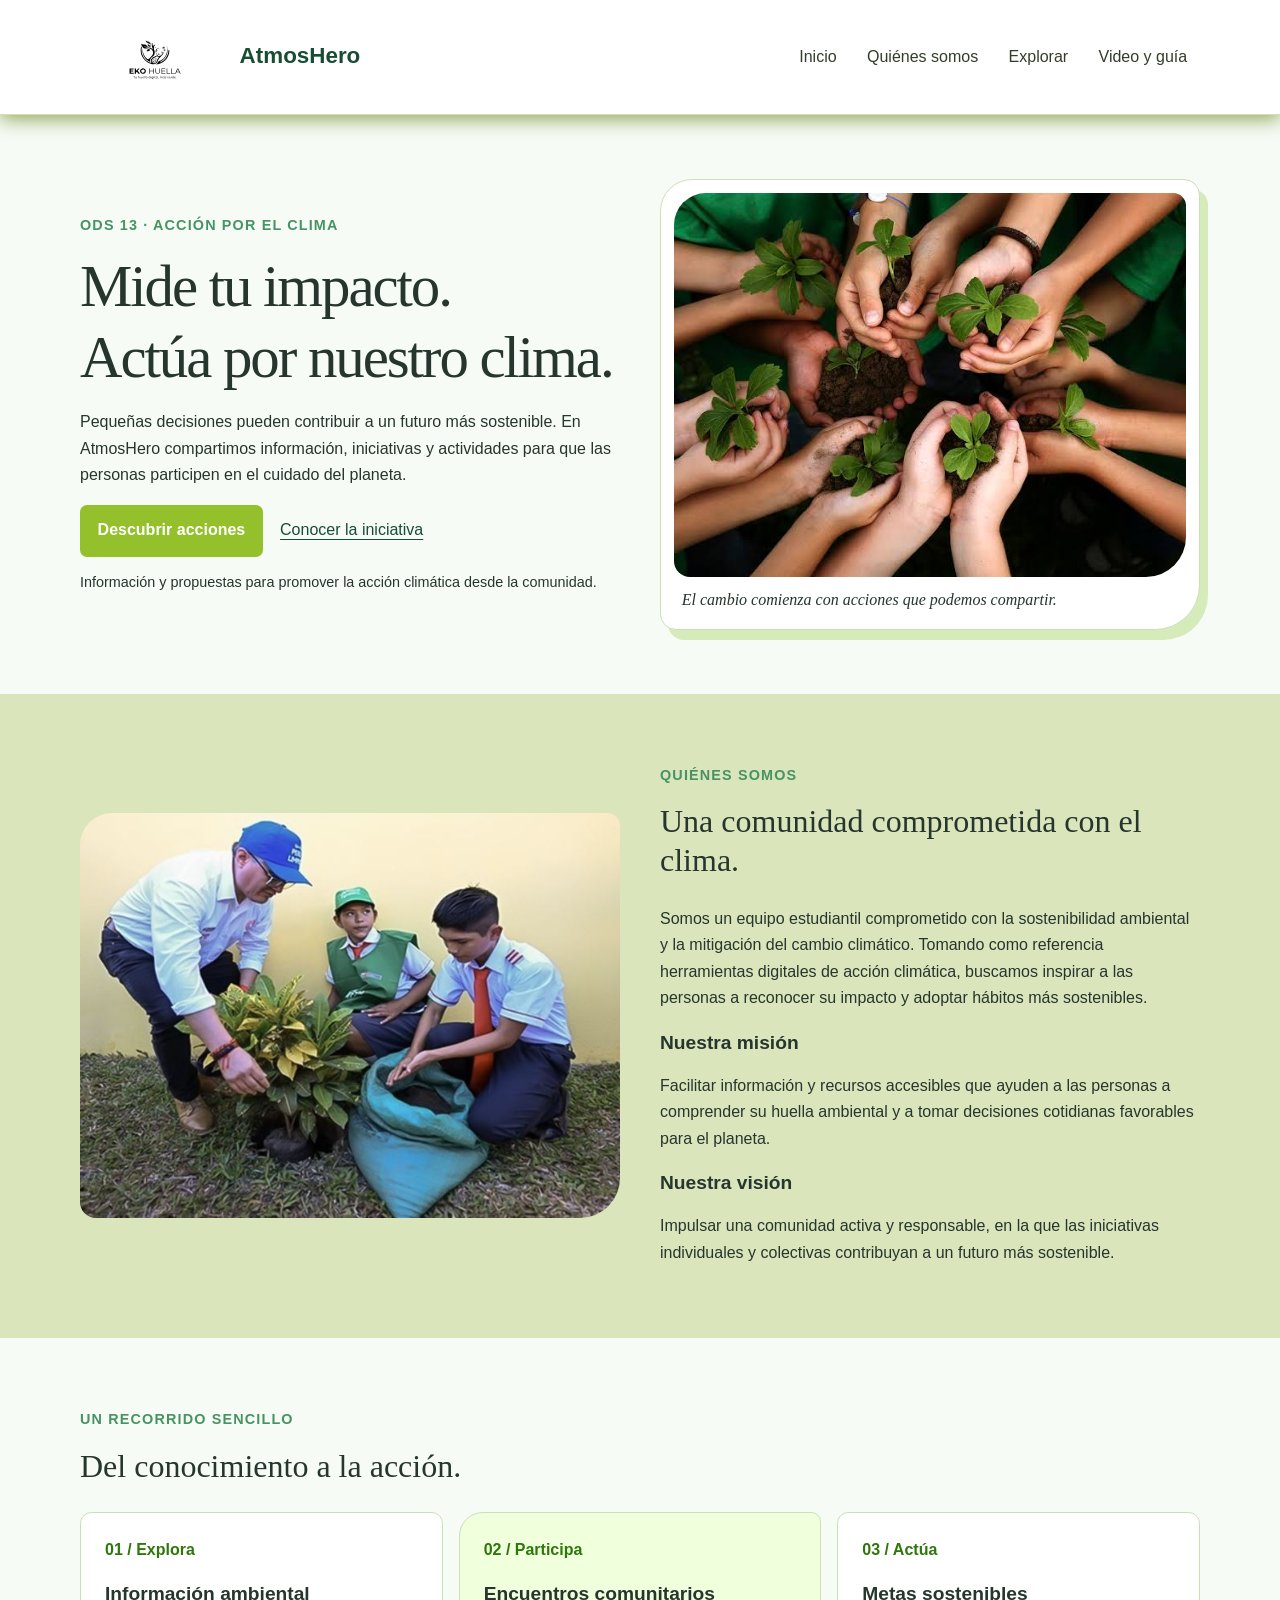
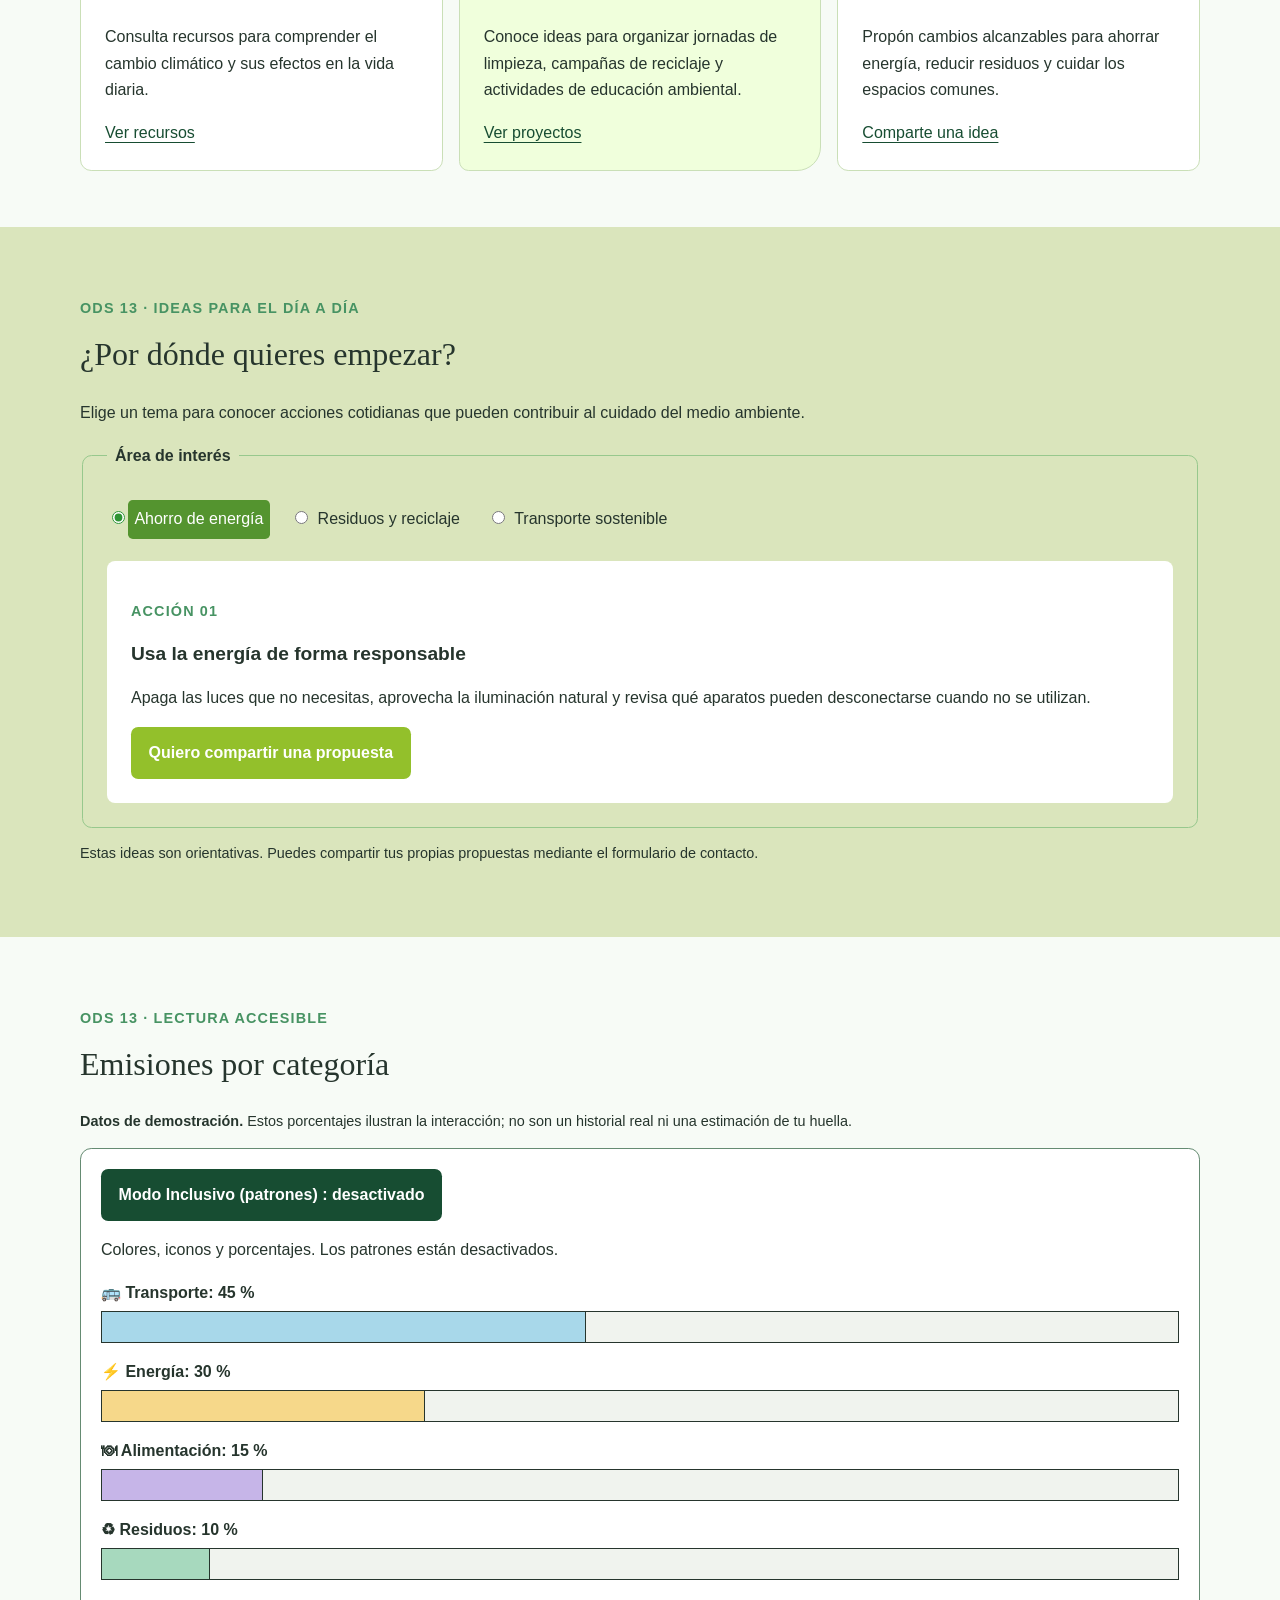
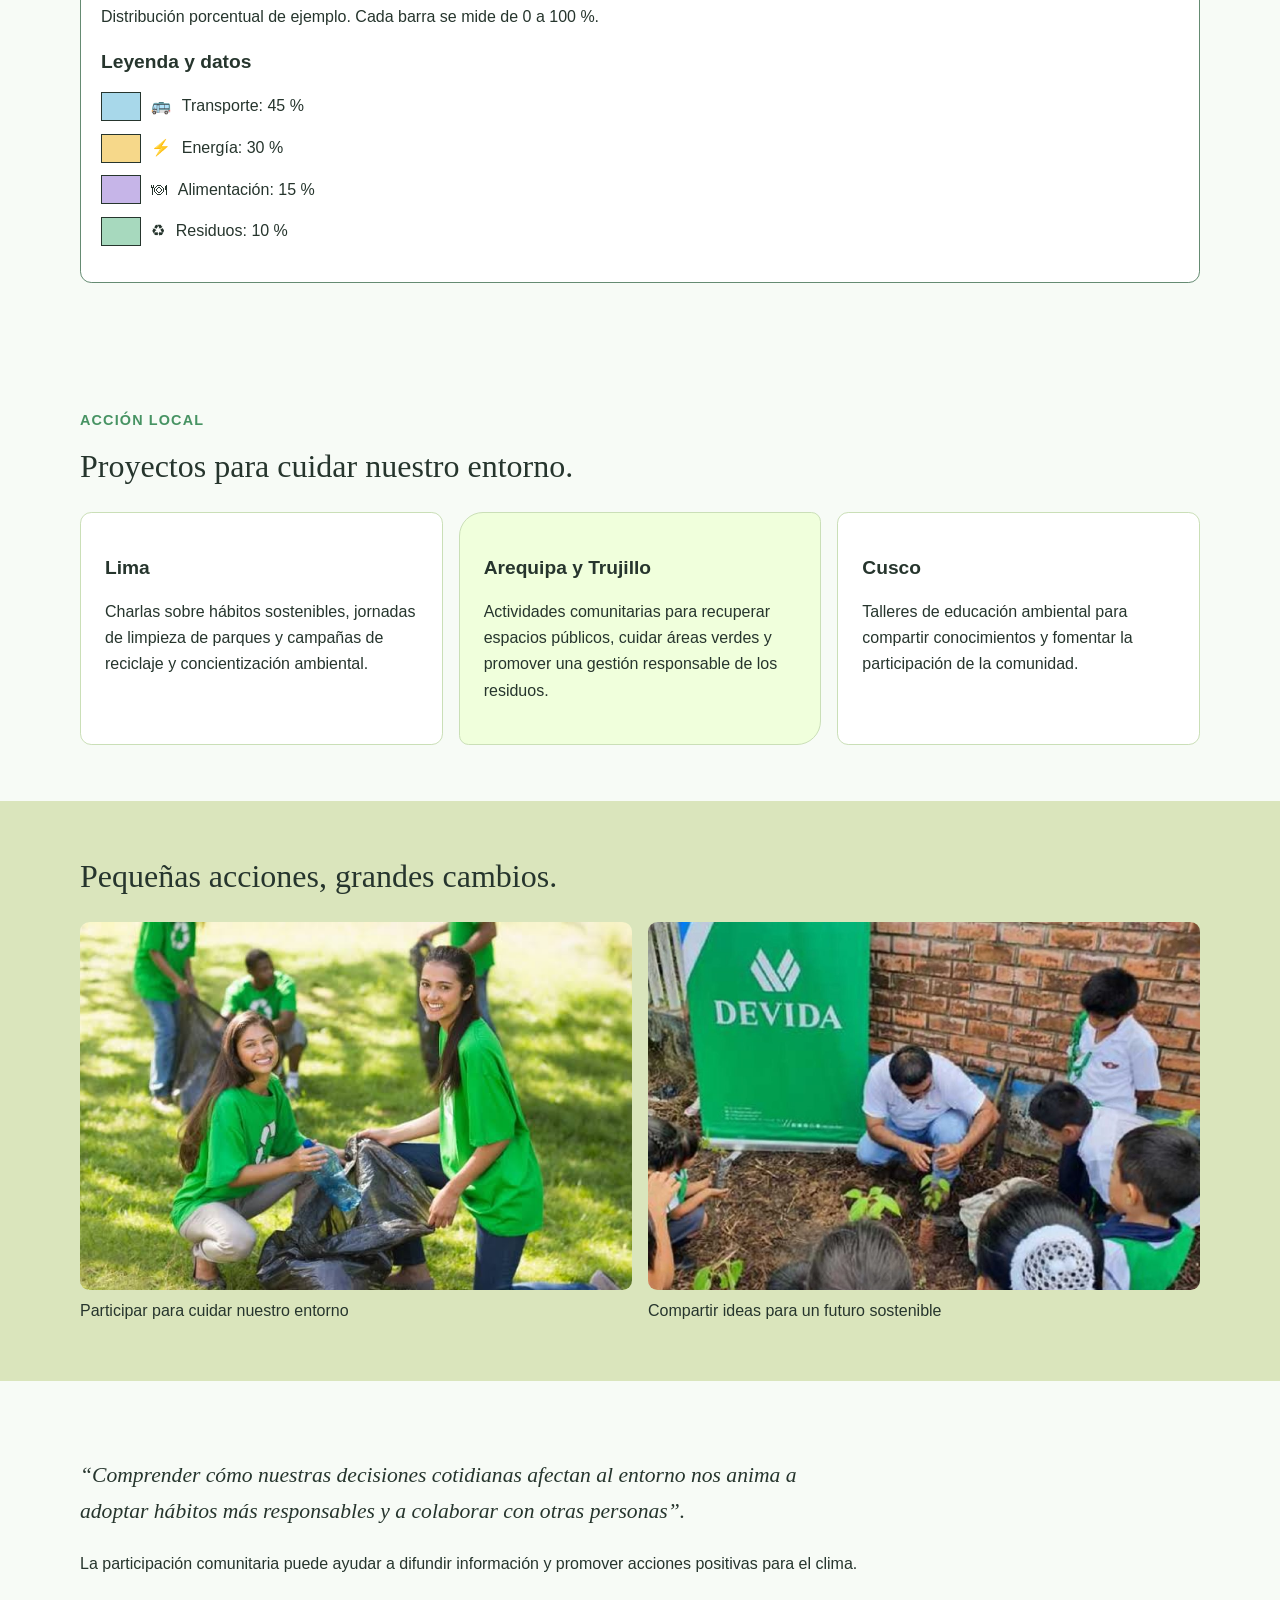
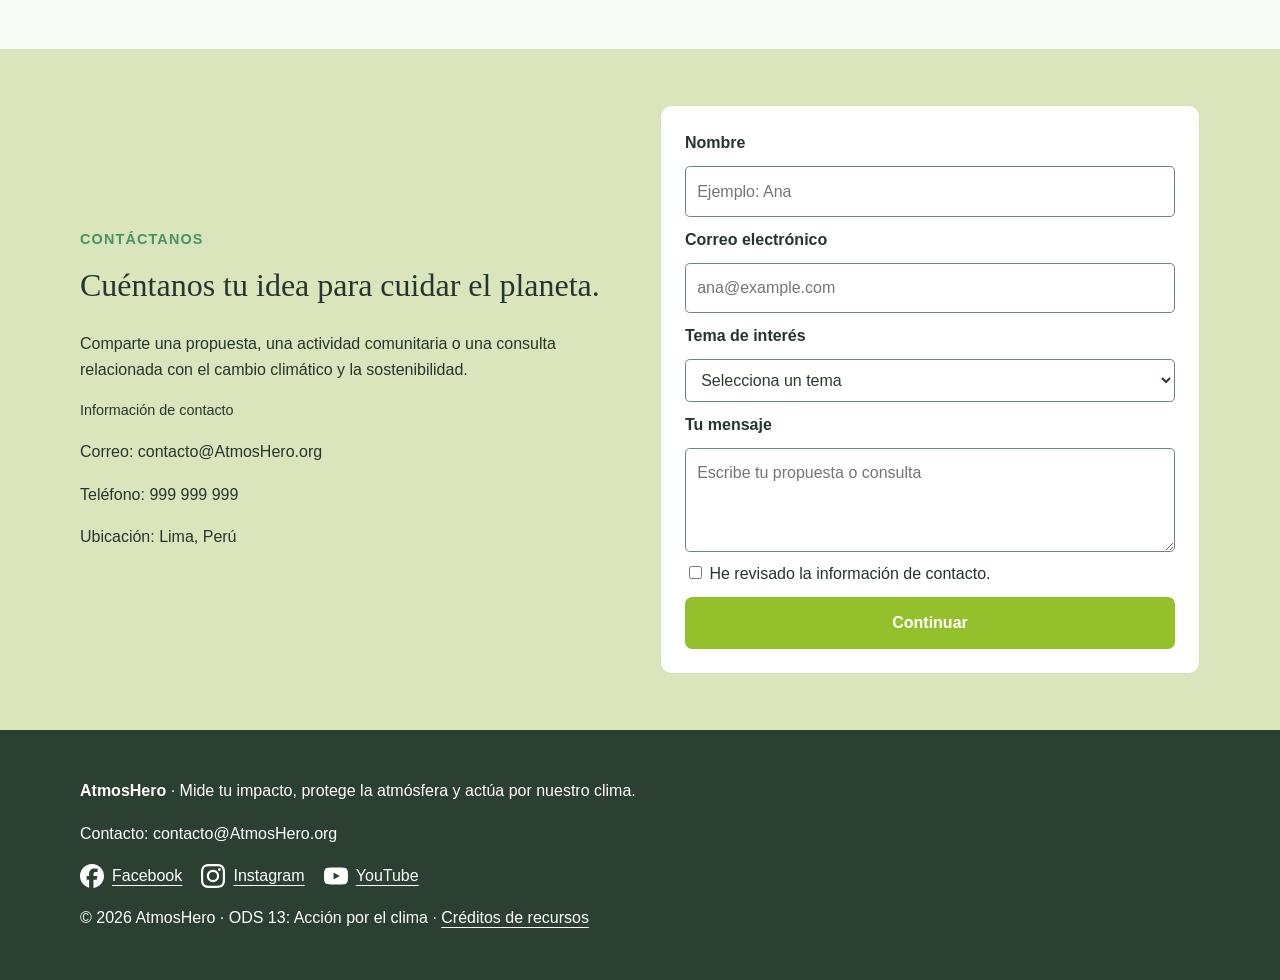
<file: index.html>
<!DOCTYPE html>

<html lang="es">

<head>

  <meta charset="UTF-8">

  <!-- profe ... si lee esto ... considerenos -->

  <meta name="viewport" content="width=device-width, initial-scale=1.0">

  <title>Inicio | AtmosHero</title>

  <!-- :I -->

  <link rel="stylesheet" href="css/estilos.css">

  <link rel="icon" type="image/svg+xml" href="iconos/logo.svg">

  <link rel="stylesheet" href="css/accesibilidad.css">
  <script src="js/menu.js" defer></script>
  <script src="js/grafico-emisiones.js" defer></script>
</head>



<body>

  <a class="saltar" href="#contenido">Saltar al contenido</a>

  <header class="cabecera">

    <div class="contenedor barra">

      <a class="marca" href="#inicio"><img src="iconos/logo.svg" alt="" width="150" height="150">AtmosHero</a>

      <button id="boton-menu" class="hamburguesa" type="button" aria-controls="navegacion" aria-expanded="false" aria-label="Abrir menú" hidden>
        <span aria-hidden="true">☰</span> <span id="texto-menu">Menú</span>
      </button>
      <nav id="navegacion" class="navegacion" aria-label="Navegación principal">

        <ul class="menu">

          <li><a href="#inicio">Inicio</a></li>

          <li><a href="#nosotros">Quiénes somos</a></li>

          <li>

            <details id="resolver" class="desplegable">

              <summary>Explorar</summary>

              <ul class="submenu">

                <li><a href="#servicios">Servicios</a></li>

                <li><a href="#orientador">Acciones ambientales</a></li>

                <li><a href="#contacto">Contáctanos</a></li>

              </ul>

            </details>

          </li>

          <li><a href="recursos.html">Video y guía</a></li>

        </ul>

      </nav>

    </div>

  </header>

  <main id="contenido">

    <section tabindex="-1" id="inicio" class="hero contenedor dos-columnas" aria-labelledby="titulo">

      <div>

        <p class="etiqueta">ODS 13 · Acción por el clima</p>

        <h1 id="titulo">Mide tu impacto.<br>Actúa por nuestro clima.</h1>

        <p>Pequeñas decisiones pueden contribuir a un futuro más sostenible. En AtmosHero compartimos información,
          iniciativas y actividades para que las personas participen en el cuidado del planeta.</p>

        <a class="boton" href="#orientador">Descubrir acciones</a>

        <a class="enlace" href="recursos.html">Conocer la iniciativa</a>

        <p class="nota">Información y propuestas para promover la acción climática desde la comunidad.</p>

      </div>

      <figure class="postal"><img class="foto" src="imagenes/nosotros.jpg"
          alt="Actividad comunitaria relacionada con el cuidado del medio ambiente" width="1000" height="667">

        <figcaption>El cambio comienza con acciones que podemos compartir.</figcaption>

      </figure>

    </section>

    <section tabindex="-1" id="nosotros" class="seccion fondo">

      <div class="contenedor dos-columnas">

        <img class="foto" src="imagenes/grupo3.jpg" alt="Equipo que promueve iniciativas de sostenibilidad ambiental"
          width="1000" height="667" loading="lazy">

        <div>

          <p class="etiqueta">Quiénes somos</p>

          <h2>Una comunidad comprometida con el clima.</h2>

          <p>Somos un equipo estudiantil comprometido con la sostenibilidad ambiental y la mitigación del cambio
            climático. Tomando como referencia herramientas digitales de acción climática, buscamos inspirar a las
            personas a reconocer su impacto y adoptar hábitos más sostenibles.</p>

          <h3>Nuestra misión</h3>

          <p>Facilitar información y recursos accesibles que ayuden a las personas a comprender su huella ambiental y a
            tomar decisiones cotidianas favorables para el planeta.</p>

          <h3>Nuestra visión</h3>

          <p>Impulsar una comunidad activa y responsable, en la que las iniciativas individuales y colectivas
            contribuyan a un futuro más sostenible.</p>

        </div>

      </div>

    </section>

    <section tabindex="-1" id="servicios" class="seccion contenedor">

      <p class="etiqueta">Un recorrido sencillo</p>

      <h2>Del conocimiento a la acción.</h2>

      <div class="tarjetas">

        <article class="tarjeta"><span class="numero">01 / Explora</span>

          <h3>Información ambiental</h3>

          <p>Consulta recursos para comprender el cambio climático y sus efectos en la vida diaria.</p><a
            href="recursos.html">Ver recursos</a>

        </article>

        <article class="tarjeta"><span class="numero">02 / Participa</span>

          <h3>Encuentros comunitarios</h3>

          <p>Conoce ideas para organizar jornadas de limpieza, campañas de reciclaje y actividades de educación
            ambiental.</p><a href="#proyectos">Ver proyectos</a>

        </article>

        <article class="tarjeta"><span class="numero">03 / Actúa</span>

          <h3>Metas sostenibles</h3>

          <p>Propón cambios alcanzables para ahorrar energía, reducir residuos y cuidar los espacios comunes.</p><a
            href="#contacto">Comparte una idea</a>

        </article>

      </div>

    </section>

    <section tabindex="-1" id="orientador" class="seccion fondo">

      <div class="contenedor">

        <p class="etiqueta">ODS 13 · Ideas para el día a día</p>

        <h2>¿Por dónde quieres empezar?</h2>

        <p>Elige un tema para conocer acciones cotidianas que pueden contribuir al cuidado del medio ambiente.</p>

        <!---->

        <fieldset class="orientador">

          <legend>Área de interés</legend>

          <input type="radio" name="objeto" id="mochila" checked><label for="mochila">Ahorro de energía</label>

          <input type="radio" name="objeto" id="libreta"><label for="libreta">Residuos y reciclaje</label>

          <input type="radio" name="objeto" id="abrigo"><label for="abrigo">Transporte sostenible</label>

          <div class="resultados">

            <div class="respuesta mochila">

              <p class="etiqueta">Acción 01</p>

              <h3>Usa la energía de forma responsable</h3>

              <p>Apaga las luces que no necesitas, aprovecha la iluminación natural y revisa qué aparatos pueden
                desconectarse cuando no se utilizan.</p>

            </div>

            <div class="respuesta libreta">

              <p class="etiqueta">Acción 02</p>

              <h3>Reduce y separa tus residuos</h3>

              <p>Reutiliza materiales, evita productos desechables cuando sea posible y averigua qué opciones de
                reciclaje existen en tu comunidad.</p>

            </div>

            <div class="respuesta abrigo">

              <p class="etiqueta">Acción 03</p>

              <h3>Considera otras formas de desplazarte</h3>

              <p>Cuando sea viable y seguro, camina, usa bicicleta o transporte público, o comparte viajes para reducir
                los desplazamientos individuales.</p>

            </div>

            <a class="boton" href="#contacto">Quiero compartir una propuesta</a>

          </div>

        </fieldset>

        <p class="nota">Estas ideas son orientativas. Puedes compartir tus propias propuestas mediante el formulario de
          contacto.</p>

      </div>

    </section>

    <!-- Sección nueva: el proyecto original no contiene mediciones reales. -->
    <section id="emisiones" class="seccion contenedor" aria-labelledby="titulo-emisiones">
      <p class="etiqueta">ODS 13 · Lectura accesible</p>
      <h2 id="titulo-emisiones">Emisiones por categoría</h2>
      <p id="nota-emisiones" class="nota"><strong>Datos de demostración.</strong> Estos porcentajes ilustran la interacción; no son un historial real ni una estimación de tu huella.</p>
      <div id="contenedor-grafico-emisiones">
        <button id="btn-modo-inclusivo" class="boton" type="button" aria-pressed="false" aria-controls="grafico-emisiones leyenda-emisiones" hidden>
          <span class="texto-btn">Modo Inclusivo (patrones)</span>
          <span id="estado-modo" aria-hidden="true">: desactivado</span>
        </button>
        <p id="estado-emisiones" role="status">Colores, iconos y porcentajes. Los patrones están desactivados.</p>
        <figure aria-labelledby="titulo-emisiones" aria-describedby="nota-emisiones">
          <!-- El gráfico es decorativo para lectores de pantalla: la lista contiene los mismos datos. -->
          <div id="grafico-emisiones" aria-hidden="true"></div>
          <figcaption>Distribución porcentual de ejemplo. Cada barra se mide de 0 a 100 %.</figcaption>
        </figure>
        <h3>Leyenda y datos</h3>
        <ul id="leyenda-emisiones" class="leyenda-emisiones"></ul>
        <noscript>Activa JavaScript para ver la demostración interactiva y sus datos.</noscript>
      </div>
    </section>

    <section id="proyectos" class="seccion contenedor">

      <p class="etiqueta">Acción local</p>

      <h2>Proyectos para cuidar nuestro entorno.</h2>

      <div class="tarjetas">

        <article class="tarjeta">

          <h3>Lima</h3>

          <p>Charlas sobre hábitos sostenibles, jornadas de limpieza de parques y campañas de reciclaje y
            concientización ambiental.</p>

        </article>

        <article class="tarjeta">

          <h3>Arequipa y Trujillo</h3>

          <p>Actividades comunitarias para recuperar espacios públicos, cuidar áreas verdes y promover una gestión
            responsable de los residuos.</p>

        </article>

        <article class="tarjeta">

          <h3>Cusco</h3>

          <p>Talleres de educación ambiental para compartir conocimientos y fomentar la participación de la comunidad.
          </p>

        </article>

      </div>

    </section>

    <section id="galeria" class="seccion fondo">

      <div class="contenedor">

        <h2>Pequeñas acciones, grandes cambios.</h2>

        <div class="galeria">

          <figure><img src="imagenes/grupo1.jfif" alt="Personas participando en una actividad ambiental" width="1000"
              height="667" loading="lazy">

            <figcaption>Participar para cuidar nuestro entorno</figcaption>

          </figure>

          <figure><img src="imagenes/grupo2.jpeg" alt="Presentación de una iniciativa de sostenibilidad ambiental"
              width="1000" height="667" loading="lazy">

            <figcaption>Compartir ideas para un futuro sostenible</figcaption>

          </figure>

        </div>

      </div>

    </section>

    <section id="testimonios" class="seccion contenedor">

      <blockquote>“Comprender cómo nuestras decisiones cotidianas afectan al entorno nos anima a adoptar hábitos más
        responsables y a colaborar con otras personas”.</blockquote>

      <p>La participación comunitaria puede ayudar a difundir información y promover acciones positivas para el clima.
      </p>

    </section>

    <section tabindex="-1" id="contacto" class="seccion fondo">

      <div class="contenedor dos-columnas">

        <div>

          <p class="etiqueta">Contáctanos</p>

          <h2>Cuéntanos tu idea para cuidar el planeta.</h2>

          <p>Comparte una propuesta, una actividad comunitaria o una consulta relacionada con el cambio climático y la
            sostenibilidad.</p>

          <p class="nota">Información de contacto</p>

          <p>Correo: contacto@AtmosHero.org</p>

          <p>Teléfono: 999 999 999</p>

          <p>Ubicación: Lima, Perú</p>

        </div>

        <form action="confirmacion.html" method="get" class="formulario">

          <label for="nombre">Nombre</label><input id="nombre" type="text" required maxlength="60"
            placeholder="Ejemplo: Ana" autocomplete="off">

          <label for="correo">Correo electrónico</label><input id="correo" type="email" required
            placeholder="ana@example.com" autocomplete="off">

          <label for="actividad">Tema de interés</label><select id="actividad" required>

            <option value="">Selecciona un tema</option>

            <option>Acción por el clima</option>

            <option>Encuentros comunitarios</option>

            <option>Educación ambiental</option>

            <option>Propuesta de colaboración</option>

          </select>

          <label for="detalle">Tu mensaje</label><textarea id="detalle" required minlength="8" maxlength="240" rows="3"
            placeholder="Escribe tu propuesta o consulta"></textarea>

          <div><input id="acepto" type="checkbox" required> <label for="acepto">He revisado la información de
              contacto.</label>

          </div>

          <button type="submit" class="boton">Continuar</button>

        </form>

      </div>

    </section>

  </main>

  <footer class="pie">

    <div class="contenedor">

      <p><strong>AtmosHero</strong> · Mide tu impacto, protege la atmósfera y actúa por nuestro clima.</p>

      <p>Contacto: contacto@AtmosHero.org</p>

      <nav class="redes" aria-label="Redes sociales">

        <a href="https://www.facebook.com/" target="_blank" rel="noopener noreferrer"><img src="iconos/facebook.svg"
            alt="" width="24" height="24">Facebook</a>

        <a href="https://www.instagram.com/" target="_blank" rel="noopener noreferrer"><img src="iconos/instagram.svg"
            alt="" width="24" height="24">Instagram</a>

        <a href="https://www.youtube.com/" target="_blank" rel="noopener noreferrer"><img src="iconos/youtube.svg"
            alt="" width="24" height="24">YouTube</a>

      </nav>

      <p>© 2026 AtmosHero · ODS 13: Acción por el clima · <a href="FUENTES.txt">Créditos de recursos</a></p>

    </div>

  </footer>

</body>



</html>
</file>
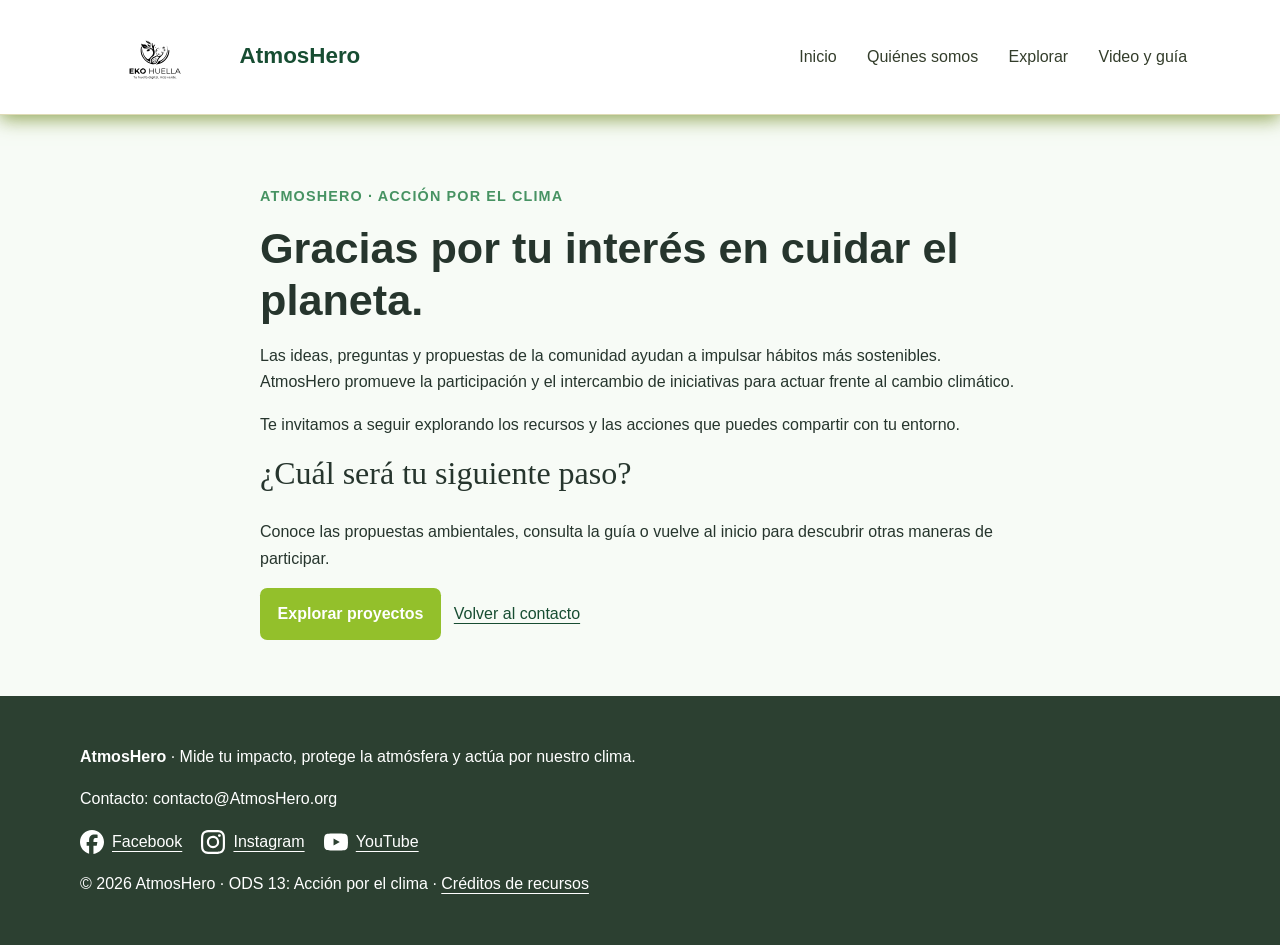
<file: confirmacion.html>
<!DOCTYPE html>

<html lang="es">

<head>

  <meta charset="UTF-8">

  <!-- -->

  <meta name="viewport" content="width=device-width, initial-scale=1.0">

  <title>Siguiente paso | AtmosHero</title>

  <!-- -->

  <link rel="stylesheet" href="css/estilos.css">

  <link rel="icon" type="image/svg+xml" href="iconos/logo.svg">

</head>

<body>

  <a class="saltar" href="#contenido">Saltar al contenido</a>

  <header class="cabecera">

    <div class="contenedor barra">

      <a class="marca" href="index.html"><img src="iconos/logo.svg" alt="" width="150" height="150">AtmosHero</a>

      <nav aria-label="Navegación principal">

        <ul class="menu">

          <li><a href="index.html#inicio">Inicio</a></li>

          <li><a href="index.html#nosotros">Quiénes somos</a></li>

          <li>

            <details class="desplegable">

              <summary>Explorar</summary>

              <ul class="submenu">

                <li><a href="index.html#servicios">Servicios</a></li>

                <li><a href="index.html#orientador">Acciones ambientales</a></li>

                <li><a href="index.html#contacto">Contáctanos</a></li>

              </ul>

            </details>

          </li>

          <li><a href="recursos.html">Video y guía</a></li>

        </ul>

      </nav>

    </div>

  </header>

  <main id="contenido" class="contenedor seccion">
    <section class="confirmacion" aria-labelledby="confirmado">
      <p class="etiqueta">AtmosHero · Acción por el clima</p>
      <h1 id="confirmado">Gracias por tu interés en cuidar el planeta.</h1>
      <p>Las ideas, preguntas y propuestas de la comunidad ayudan a impulsar hábitos más sostenibles. AtmosHero promueve
        la participación y el intercambio de iniciativas para actuar frente al cambio climático.</p>
      <p>Te invitamos a seguir explorando los recursos y las acciones que puedes compartir con tu entorno.</p>
      <h2>¿Cuál será tu siguiente paso?</h2>
      <p>Conoce las propuestas ambientales, consulta la guía o vuelve al inicio para descubrir otras maneras de
        participar.</p><a class="boton" href="index.html#proyectos">Explorar proyectos</a><a class="enlace"
        href="index.html#contacto">Volver al contacto</a>
    </section>
  </main>

  <footer class="pie">

    <div class="contenedor">

      <p><strong>AtmosHero</strong> · Mide tu impacto, protege la atmósfera y actúa por nuestro clima.</p>

      <p>Contacto: contacto@AtmosHero.org</p>

      <nav class="redes" aria-label="Redes sociales">

        <a href="https://www.facebook.com/" target="_blank" rel="noopener noreferrer"><img src="iconos/facebook.svg"
            alt="" width="24" height="24">Facebook</a>

        <a href="https://www.instagram.com/" target="_blank" rel="noopener noreferrer"><img src="iconos/instagram.svg"
            alt="" width="24" height="24">Instagram</a>

        <a href="https://www.youtube.com/" target="_blank" rel="noopener noreferrer"><img src="iconos/youtube.svg"
            alt="" width="24" height="24">YouTube</a>

      </nav>

      <p>© 2026 AtmosHero · ODS 13: Acción por el clima · <a href="FUENTES.txt">Créditos de recursos</a></p>

    </div>

  </footer>

</body>

</html>
</file>
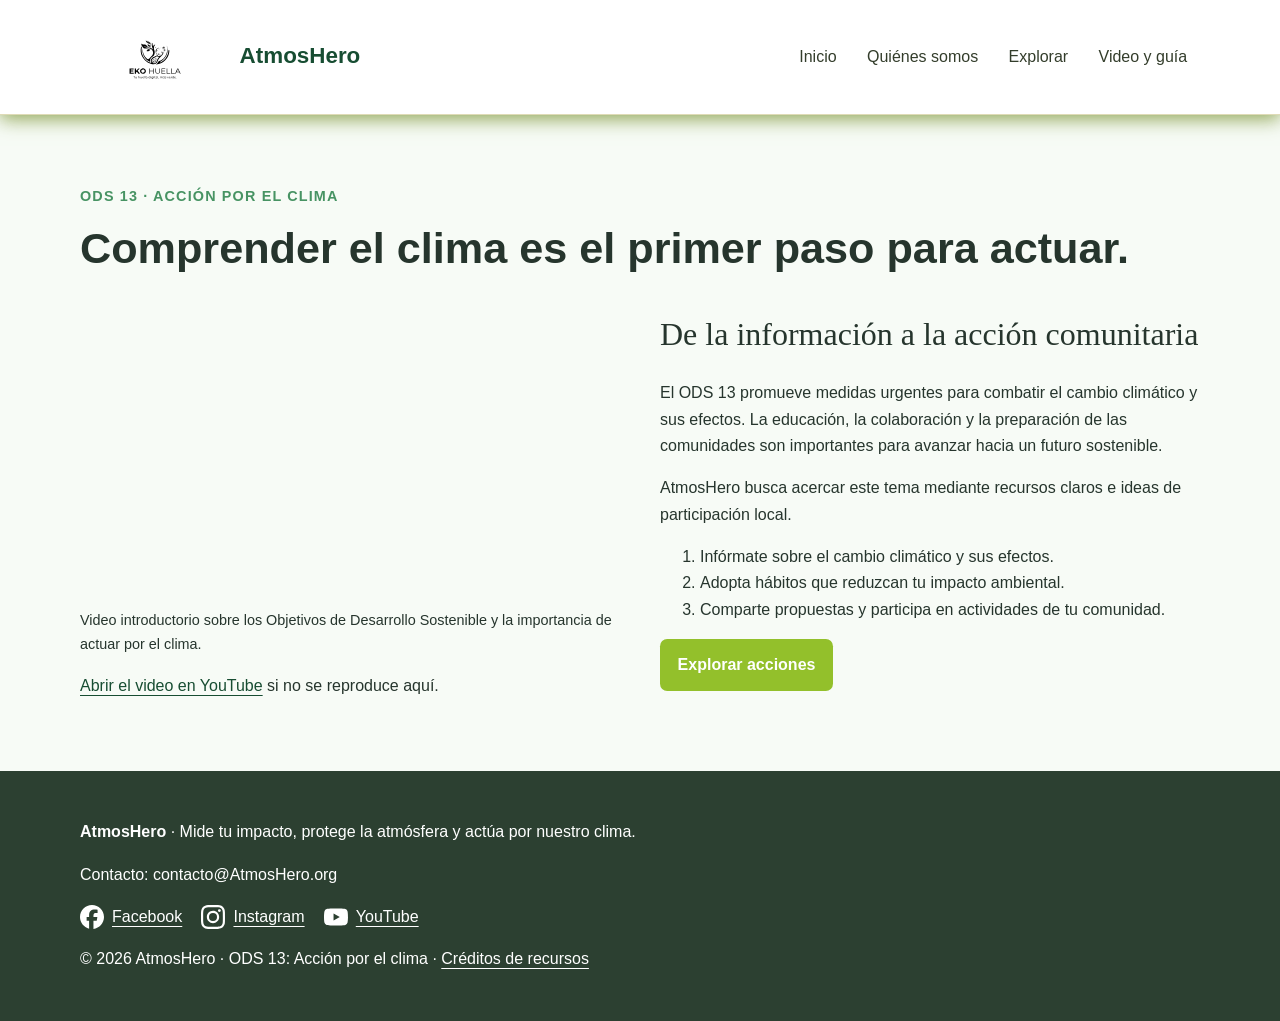
<file: recursos.html>
<!DOCTYPE html>

<html lang="es">

<head>

  <meta charset="UTF-8">

  <!-- -->

  <meta name="viewport" content="width=device-width, initial-scale=1.0">

  <title>Video y guía | AtmosHero</title>

  <!-- -->

  <link rel="stylesheet" href="css/estilos.css">

  <link rel="icon" type="image/svg+xml" href="iconos/logo.svg">

</head>

<body>

  <a class="saltar" href="#contenido">Saltar al contenido</a>

  <header class="cabecera">

    <div class="contenedor barra">

      <a class="marca" href="index.html"><img src="iconos/logo.svg" alt="" width="150" height="150">AtmosHero</a>

      <nav aria-label="Navegación principal">

        <ul class="menu">

          <li><a href="index.html#inicio">Inicio</a></li>

          <li><a href="index.html#nosotros">Quiénes somos</a></li>

          <li>

            <details class="desplegable">

              <summary>Explorar</summary>

              <ul class="submenu">

                <li><a href="index.html#servicios">Servicios</a></li>

                <li><a href="index.html#orientador">Acciones ambientales</a></li>

                <li><a href="index.html#contacto">Contáctanos</a></li>

              </ul>

            </details>

          </li>

          <li><a href="recursos.html">Video y guía</a></li>

        </ul>

      </nav>

    </div>

  </header>

  <main id="contenido" class="contenedor seccion">
    <p class="etiqueta">ODS 13 · Acción por el clima</p>
    <h1>Comprender el clima es el primer paso para actuar.</h1>

    <section class="dos-columnas" aria-labelledby="video-titulo">
      <div>

        <!-- -->

        <iframe class="video" src="https://www.youtube.com/embed/gQBJfYlDOvA"
          title="Objetivos de Desarrollo Sostenible y acción por el clima"
          referrerpolicy="strict-origin-when-cross-origin"
          allow="accelerometer; autoplay; clipboard-write; encrypted-media; gyroscope; picture-in-picture"
          allowfullscreen>

        </iframe>

        <p class="nota">Video introductorio sobre los Objetivos de Desarrollo Sostenible y la importancia de actuar por
          el clima.</p>
        <p><a href="https://www.youtube.com/watch?v=gQBJfYlDOvA" target="_blank" rel="noopener noreferrer">Abrir el
            video en YouTube</a> si no se reproduce aquí.</p>
      </div>

      <div>
        <h2 id="video-titulo">De la información a la acción comunitaria</h2>
        <p>El ODS 13 promueve medidas urgentes para combatir el cambio climático y sus efectos. La educación, la
          colaboración y la preparación de las comunidades son importantes para avanzar hacia un futuro sostenible.</p>
        <p>AtmosHero busca acercar este tema mediante recursos claros e ideas de participación local.</p>
        <ol>
          <li>Infórmate sobre el cambio climático y sus efectos.</li>
          <li>Adopta hábitos que reduzcan tu impacto ambiental.</li>
          <li>Comparte propuestas y participa en actividades de tu comunidad.</li>
        </ol><a class="boton" href="index.html#orientador">Explorar acciones</a>
      </div>

    </section>
  </main>

  <footer class="pie">

    <div class="contenedor">

      <p><strong>AtmosHero</strong> · Mide tu impacto, protege la atmósfera y actúa por nuestro clima.</p>

      <p>Contacto: contacto@AtmosHero.org</p>

      <nav class="redes" aria-label="Redes sociales">

        <a href="https://www.facebook.com/" target="_blank" rel="noopener noreferrer"><img src="iconos/facebook.svg"
            alt="" width="24" height="24">Facebook</a>

        <a href="https://www.instagram.com/" target="_blank" rel="noopener noreferrer"><img src="iconos/instagram.svg"
            alt="" width="24" height="24">Instagram</a>

        <a href="https://www.youtube.com/" target="_blank" rel="noopener noreferrer"><img src="iconos/youtube.svg"
            alt="" width="24" height="24">YouTube</a>

      </nav>

      <p>© 2026 AtmosHero · ODS 13: Acción por el clima · <a href="FUENTES.txt">Créditos de recursos</a></p>

    </div>

  </footer>

</body>

</html>
</file>
<file: css/estilos.css>
/* PASO 1. El ancho incluye padding y borde: facilita calcular tamaños. */
* {
  box-sizing: border-box;
}

/* PASO 2. Estilos generales que heredan los textos. */
body {
  margin: 0;
  font-family: Arial, sans-serif;
  color: #26352d;
  background: #f7fbf6;
  line-height: 1.65;
}

h1,
h2,
h3 {
  line-height: 1.2;
}

h1 {
  font-size: 2.7rem;
  margin: 0 0 1rem;
}

h2 {
  font-size: 2rem;
  margin-top: 0;
}

h3 {
  font-size: 1.2rem;
}

a {
  color: #174d32;
  text-underline-offset: 4px;
}

/* El foco visible permite recorrer la web con el teclado. */
a:focus-visible,
button:focus-visible,
summary:focus-visible,
input:focus-visible,
select:focus-visible {
  outline: 3px solid #e4a83a;
  outline-offset: 4px;
}

/* PASO 3. Nunca estirar una imagen más allá de su contenedor. */
img {
  max-width: 100%;
  height: auto;
  display: block;
}

.contenedor {
  width: 92%;
  max-width: 1120px;
  margin: 0 auto;
}

.seccion {
  padding: 3.5rem 0;
}

.fondo {
  background: #dae5bc;
}

.etiqueta {
  font-weight: bold;
  color: #479363;
  font-size: .9rem;
  text-transform: uppercase;
  letter-spacing: .08em;
}

.nota {
  font-size: .9rem;
}

/* PASO 4. Flexbox alinea logo y navegación. wrap evita desbordamientos. */
.cabecera {
  background: white;
  border-bottom: 1px solid #dfdbb7;
}

.barra {
  display: flex;
  align-items: center;
  justify-content: space-between;
  gap: 1rem;
  flex-wrap: wrap;
  padding: 1rem 0;
}

.marca {
  display: flex;
  align-items: center;
  gap: .6rem;
  text-decoration: none;
  font-size: 1.4rem;
  font-weight: bold;
}

.menu {
  display: flex;
  flex-wrap: wrap;
  align-items: center;
  gap: .3rem;
  list-style: none;
  margin: 0;
  padding: 0;
}

.menu a,
summary {
  display: block;
  padding: .65rem .8rem;
  color: #333d2b;
  cursor: pointer;
}

.menu a {
  text-decoration: none;
}

.menu a:hover,
summary:hover {
  background: #c1df7c;
  border-radius: .4rem;
}

/* El menú acompaña al usuario al bajar por la página.
   sticky conserva su espacio: no hace falta compensar con padding en body.
   top: 0 lo mantiene pegado arriba; z-index evita que las fotos lo tapen. */
.cabecera {
  position: sticky;
  top: 0;
  z-index: 100;
  box-shadow: 0 4px 18px #7e9739da;
}

/* Dejar espacio al navegar con #id para que el header no tape el título. */
section[id],
main[id] {
  scroll-margin-top: 130px;
}

/* PASO 5. La lista interior es vertical. Solo details controla su apertura. */
.desplegable {
  position: relative;
}

summary {
  list-style: revert;
}

.submenu {
  position: absolute;
  top: 100%;
  left: 0;
  width: 230px;
  padding: .5rem;
  margin: .3rem 0 0;
  list-style: none;
  background: white;
  border: 1px solid #d0d9a6;
  border-radius: .5rem;
  box-shadow: 0 8px 20px #5fa11385;
  z-index: 10;
}

/* PASO 6. Dos columnas iguales: imagen y texto. minmax evita desborde. */
.dos-columnas {
  display: grid;
  grid-template-columns: repeat(2, minmax(0, 1fr));
  gap: 2.5rem;
  align-items: center;
}

.dos-columnas>* {
  min-width: 0;
}

.hero {
  padding-top: 4rem;
  padding-bottom: 4rem;
}

.foto {
  width: 100%;
  aspect-ratio: 4 / 3;
  object-fit: cover;
  border-radius: 2rem .8rem 2.5rem 1rem;
}

/* PASO 7. Enlaces y botones con apariencia consistente. */
.boton {
  display: inline-block;
  padding: .8rem 1.1rem;
  background: #93c02b;
  color: white;
  border: 0;
  border-radius: .45rem;
  font: inherit;
  font-weight: bold;
  text-decoration: none;
  cursor: pointer;
}

.boton:hover {
  background: #318111;
}

.enlace {
  display: inline-block;
  margin: .8rem;
}

/* PASO 8. Tres tarjetas en escritorio. */
.tarjetas {
  display: grid;
  grid-template-columns: repeat(3, minmax(0, 1fr));
  gap: 1rem;
}

.tarjeta {
  padding: 1.5rem;
  border: 1px solid #cadfb7;
  border-radius: .7rem;
  background: white;
}

.numero {
  color: #2d770b;
  font-weight: bold;
}

.galeria {
  display: grid;
  grid-template-columns: repeat(2, minmax(0, 1fr));
  gap: 1rem;
}

figure {
  margin: 0;
}

.galeria img {
  width: 100%;
  aspect-ratio: 3 / 2;
  object-fit: cover;
  border-radius: .6rem;
}

figcaption {
  padding-top: .5rem;
}

blockquote {
  margin-left: 0;
  font-size: 1.35rem;
}

/* PASO 9. El orientador responde a los radios sin JavaScript. */
.orientador {
  border: 1px solid #97c88d;
  border-radius: .6rem;
  padding: 1.5rem;
  min-width: 0;
}

legend {
  font-weight: bold;
  padding: 0 .5rem;
}

.orientador>label {
  display: inline-block;
  margin: .4rem 1rem .4rem 0;
  padding: .4rem;
  cursor: pointer;
}

.orientador>input:checked+label {
  background: #54942f;
  color: white;
  border-radius: .3rem;
}

.resultados {
  background: white;
  padding: 1.5rem;
  border-radius: .5rem;
  margin-top: 1rem;
}

/* Primero ocultamos los tres paneles. */
.respuesta {
  display: none;
}

/* ~ busca un hermano posterior. :checked identifica la opción marcada. */
#mochila:checked~.resultados .mochila,
#libreta:checked~.resultados .libreta,
#abrigo:checked~.resultados .abrigo {
  display: block;
}

/* PASO 10. Cada campo ocupa una fila del formulario. */
.formulario {
  display: grid;
  gap: .6rem;
  background: white;
  border: 1px solid #d3dfb7;
  padding: 1.5rem;
  border-radius: .7rem;
}

.formulario>label {
  font-weight: bold;
}

input[type="text"],
input[type="email"],
select,
textarea {
  width: 100%;
  min-width: 0;
  font: inherit;
  padding: .7rem;
  border: 1px solid #658b72;
  border-radius: .3rem;
  background: white;
  color: #2b3d2f;
}

input[type="radio"],
input[type="checkbox"] {
  accent-color: #2f9434;
}

/* PASO 11. La proporción del video se conserva a cualquier ancho. */
.video {
  width: 100%;
  aspect-ratio: 16 / 9;
  border: 0;
  display: block;
}

.confirmacion {
  max-width: 760px;
  margin: 0 auto;
}

.pie {
  background: #2c4031;
  color: white;
  padding: 2rem 0;
}

.pie a {
  color: white;
}

.redes {
  display: flex;
  flex-wrap: wrap;
  gap: 1.2rem;
}

.redes a {
  display: inline-flex;
  align-items: center;
  gap: .5rem;
}

.redes img {
  filter: invert(1);
}

.saltar {
  position: absolute;
  left: -9999px;
}

.saltar:focus {
  left: 1rem;
  top: 1rem;
  padding: 1rem;
  background: white;
  z-index: 20;
}

/* PASO 12. TABLET: estas reglas se aplican a 900 px o menos. */
@media (max-width: 900px) {
  .barra {
    gap: .4rem;
  }

  .tarjetas {
    grid-template-columns: repeat(2, minmax(0, 1fr));
  }

  h1 {
    font-size: 2.2rem;
  }
}

/* PASO 13. CELULAR: cambiamos columnas por una sola columna. */
@media (max-width: 600px) {
  h1 {
    font-size: 1.9rem;
  }

  h2 {
    font-size: 1.6rem;
  }

  .dos-columnas,
  .tarjetas,
  .galeria {
    grid-template-columns: 1fr;
  }

  .dos-columnas {
    gap: 1.5rem;
  }

  .hero,
  .seccion {
    padding-top: 2.2rem;
    padding-bottom: 2.2rem;
  }

  .barra nav {
    width: 100%;
  }

  .menu {
    flex-direction: row;
    flex-wrap: wrap;
    gap: 0;
  }

  .menu a,
  summary {
    padding: .45rem .55rem;
    font-size: .95rem;
  }

  /* Conserva el desplegable vertical bajo Resolver y dentro de la pantalla. */
  .submenu {
    left: auto;
    right: 0;
    width: 205px;
    max-width: 85vw;
    max-height: 55vh;
    overflow-y: auto;
  }

  section[id],
  main[id] {
    scroll-margin-top: 190px;
  }

  .enlace {
    margin-left: 0;
  }

  .formulario,
  .orientador,
  .resultados {
    padding: 1rem;
  }
}

/* Detalles cálidos: fondo de papel, acento terracota y bordes suaves. */
.postal {
  background: #ffffff;
  padding: .8rem;
  border: 1px solid #cedfb7;
  border-radius: 2rem 1rem 2.8rem 1rem;
  box-shadow: 8px 10px 0 #d5ebb9;
}

.postal figcaption {
  padding: .6rem .5rem .2rem;
  font-family: Georgia, serif;
  font-style: italic;
}

.hero h1 {
  font-family: Georgia, serif;
  font-weight: normal;
  font-size: clamp(2.2rem, 4.6vw, 3.8rem);
  letter-spacing: -.035em;
}

h2 {
  font-family: Georgia, serif;
  font-weight: normal;
}

.tarjeta:nth-child(2) {
  background: #f0ffdc;
  border-radius: 1.5rem .6rem 1.5rem .6rem;
}

blockquote {
  font-family: Georgia, serif;
  font-style: italic;
  max-width: 780px;
}

textarea {
  resize: vertical;
}

@media (max-width: 600px) {
  .barra {
    padding: .6rem 0;
  }

  .marca {
    font-size: 1.2rem;
  }

  .marca img {
    width: 30px;
  }
}
</file>
<file: css/accesibilidad.css>
/* Archivo adicional: conserva los estilos y colores de AtmosHero. */
[hidden] { display: none !important; }
.hamburguesa { display: none; min-height: 44px; padding: .6rem; font: inherit; background: #174d32; color: white; border: 1px solid; border-radius: .45rem; cursor: pointer; }
#btn-modo-inclusivo { background: #174d32; min-height: 44px; }
#btn-modo-inclusivo:hover { background: #26352d; }
#contenedor-grafico-emisiones { padding: 1.25rem; background: white; border: 1px solid #658b72; border-radius: .7rem; }
.fila-emision { margin-block: 1rem; }
.fila-emision > span { display: block; font-weight: bold; margin-bottom: .3rem; }
.pista-emision { height: 2rem; background: #f0f3ee; border: 1px solid #26352d; }
.barra-emision { height: 100%; border-right: 1px solid #26352d; }
.leyenda-emisiones { padding: 0; list-style: none; }
.leyenda-emisiones li { display: flex; align-items: center; gap: .65rem; margin-block: .8rem; }
.muestra-emision { display: inline-block; width: 2.5rem; height: 1.8rem; border: 1px solid #26352d; flex-shrink: 0; }
/* Las mismas clases aplican color y patrón a las barras y las muestras. */
.transporte { background-color: #a8d8ea; }
.energia { background-color: #f6d88a; }
.alimentacion { background-color: #c6b5e8; }
.residuos { background-color: #a7d9be; }
.modo-inclusivo-activo .transporte { background-image: repeating-linear-gradient(45deg, transparent 0 6px, #26352d 6px 8px); }
.modo-inclusivo-activo .energia { background-image: radial-gradient(circle, #26352d 2px, transparent 2.5px); background-size: 10px 10px; }
.modo-inclusivo-activo .alimentacion { background-image: repeating-linear-gradient(0deg, transparent 0 6px, #26352d 6px 8px); }
.modo-inclusivo-activo .residuos { background-image: linear-gradient(#26352d 1px, transparent 1px), linear-gradient(90deg, #26352d 1px, transparent 1px); background-size: 10px 10px; }
@media (max-width: 600px) {
  .hamburguesa { display: inline-flex; align-items: center; gap: .5rem; }
  .navegacion .menu { flex-direction: column; align-items: stretch; }
  .navegacion .submenu { position: static; width: 100%; max-width: 100%; max-height: none; box-shadow: none; }
  .cabecera { max-height: 90vh; overflow-y: auto; }
}
/* El acceso al contenido debe aparecer por encima del encabezado sticky. */
.saltar:focus { z-index: 101; }
</file>
